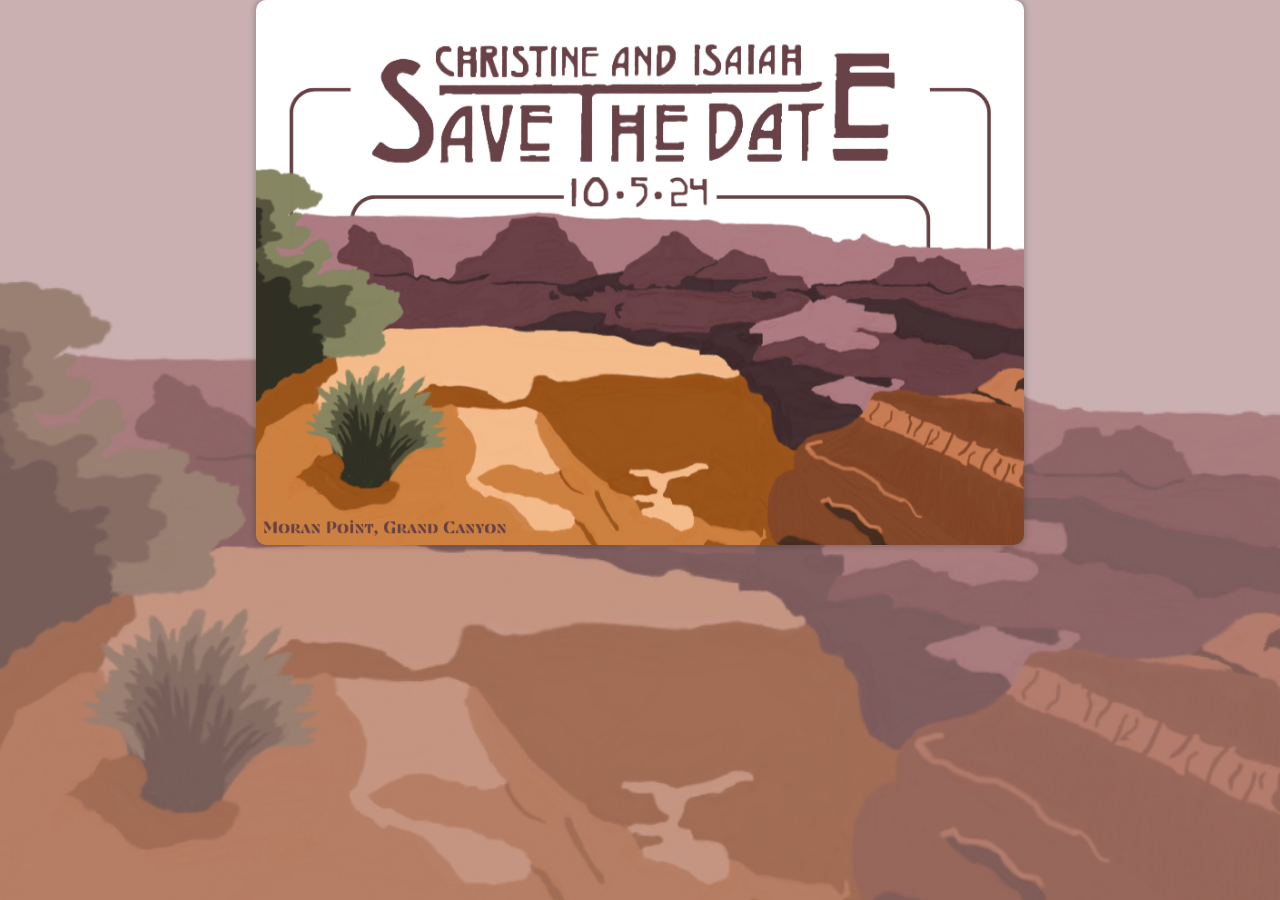
<file: index.html>
<!DOCTYPE html>
<html>
<head>
  <meta charset="utf-8">
  <meta name="viewport" content="width=device-width, initial-scale=1">
  <link rel="stylesheet" type="text/css" href="styles.css">
  <title>Smarper Wedding</title>
  <link rel="icon" type="image/x-icon" href="/imgs/favicon.ico">
</head>
<body>
  <div class="container">
    <input id="card-flip" type="checkbox" />
	<label for="card-flip">
		<div class="card">
			<div class="front"></div>
			<div class="back"></div>
		</div>
	</label>
  </div>
</body>
</html>
</file>
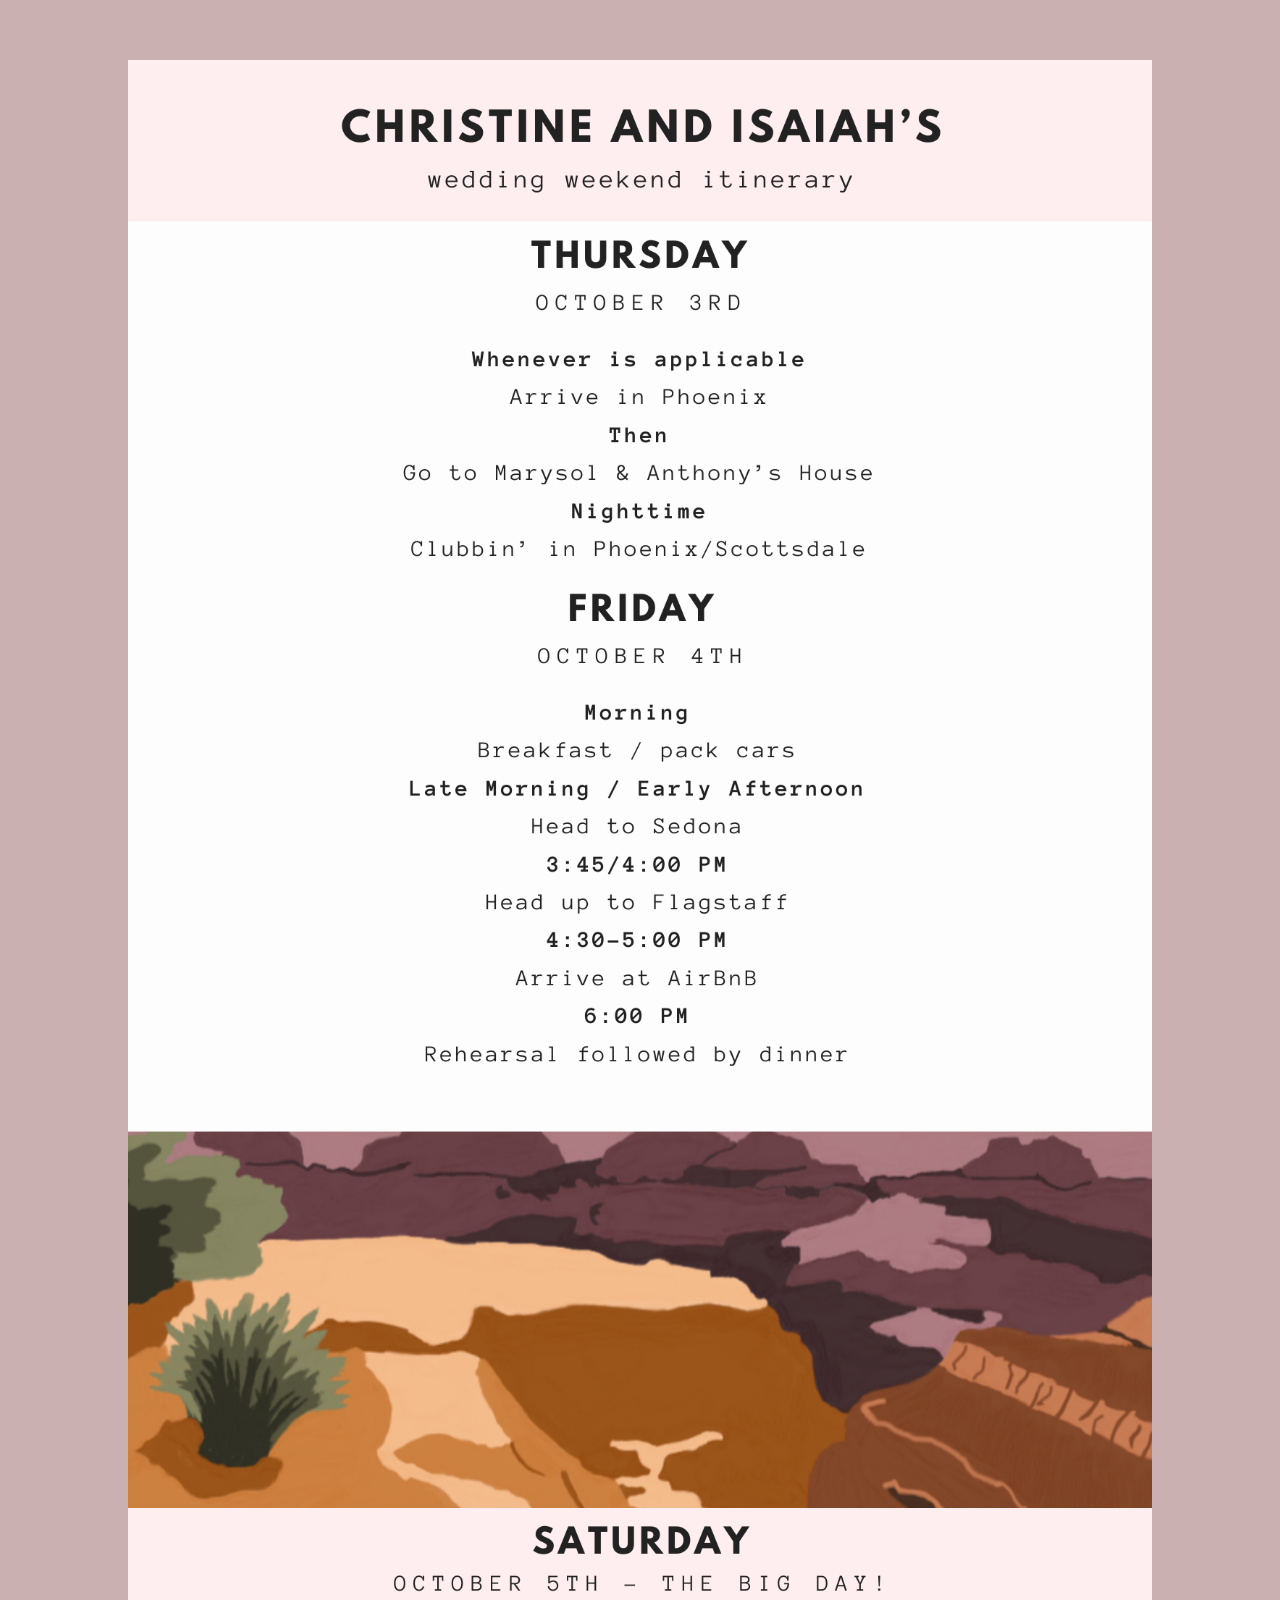
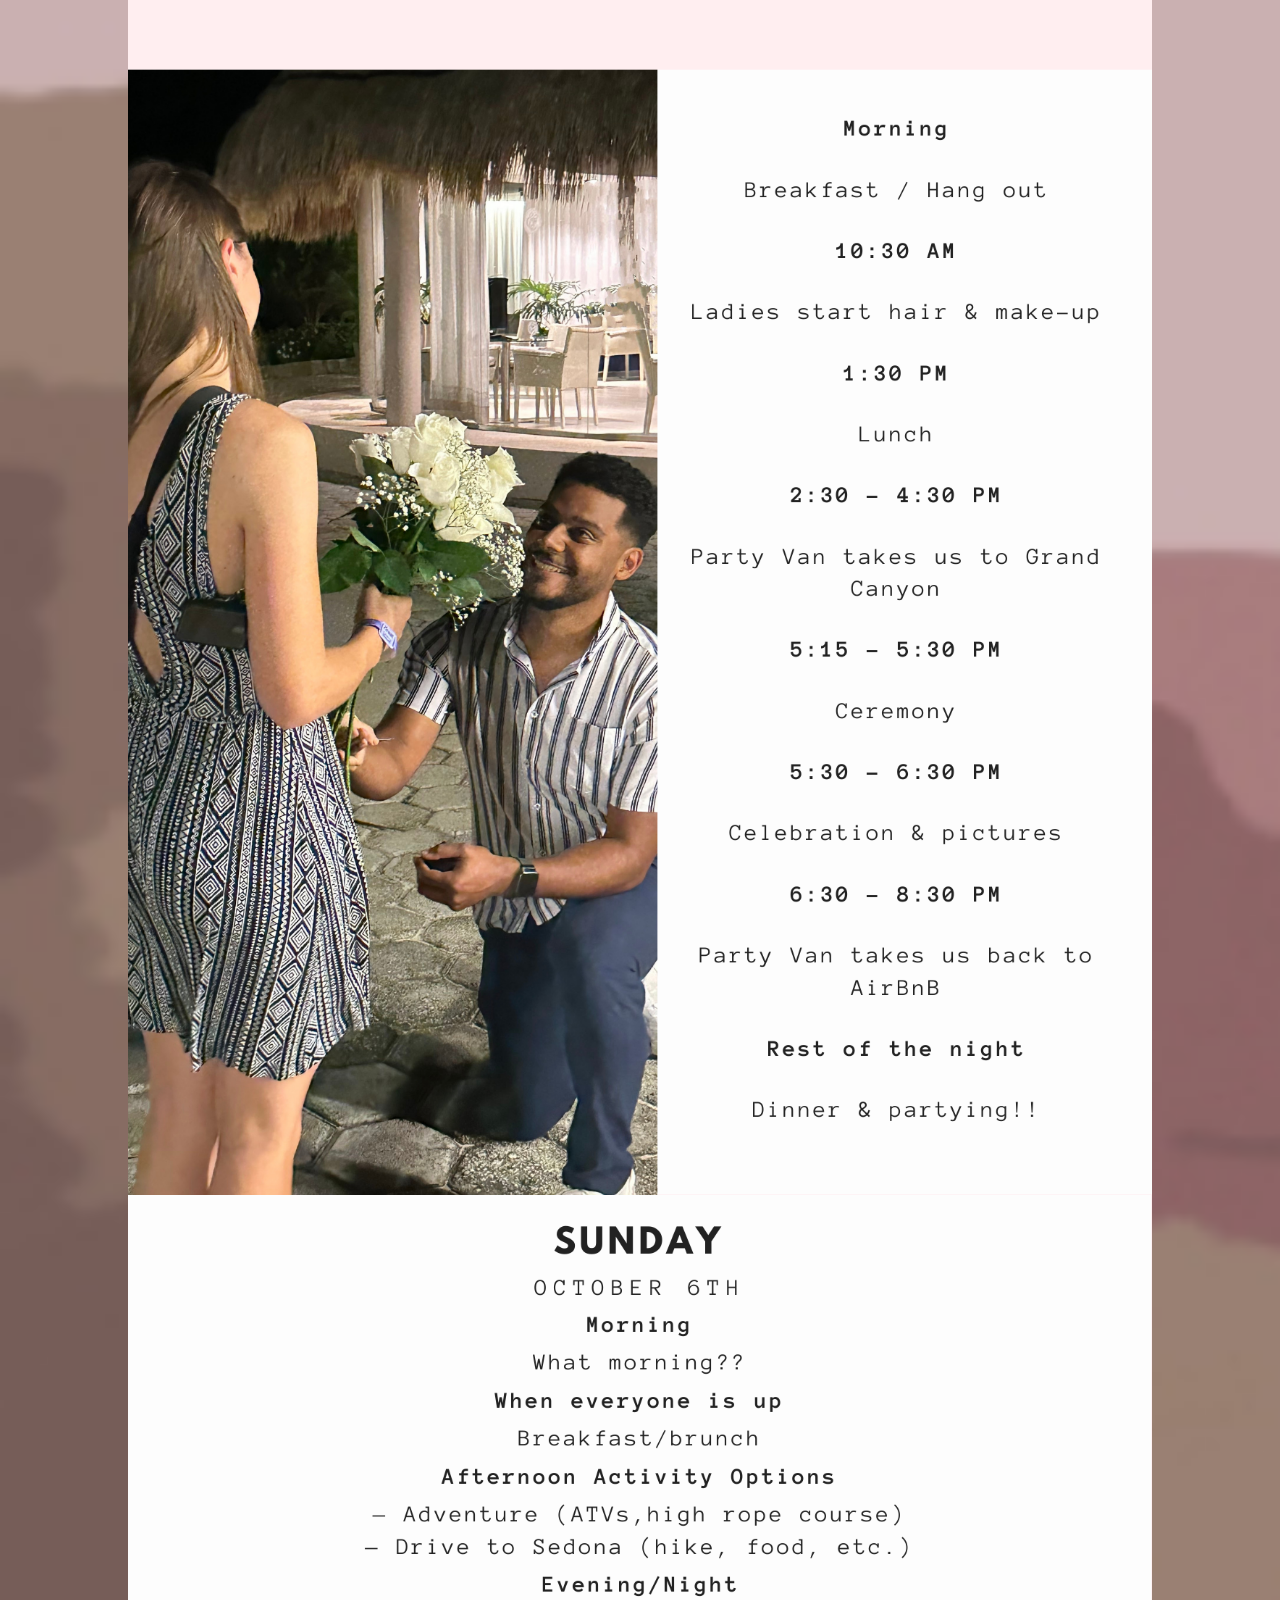
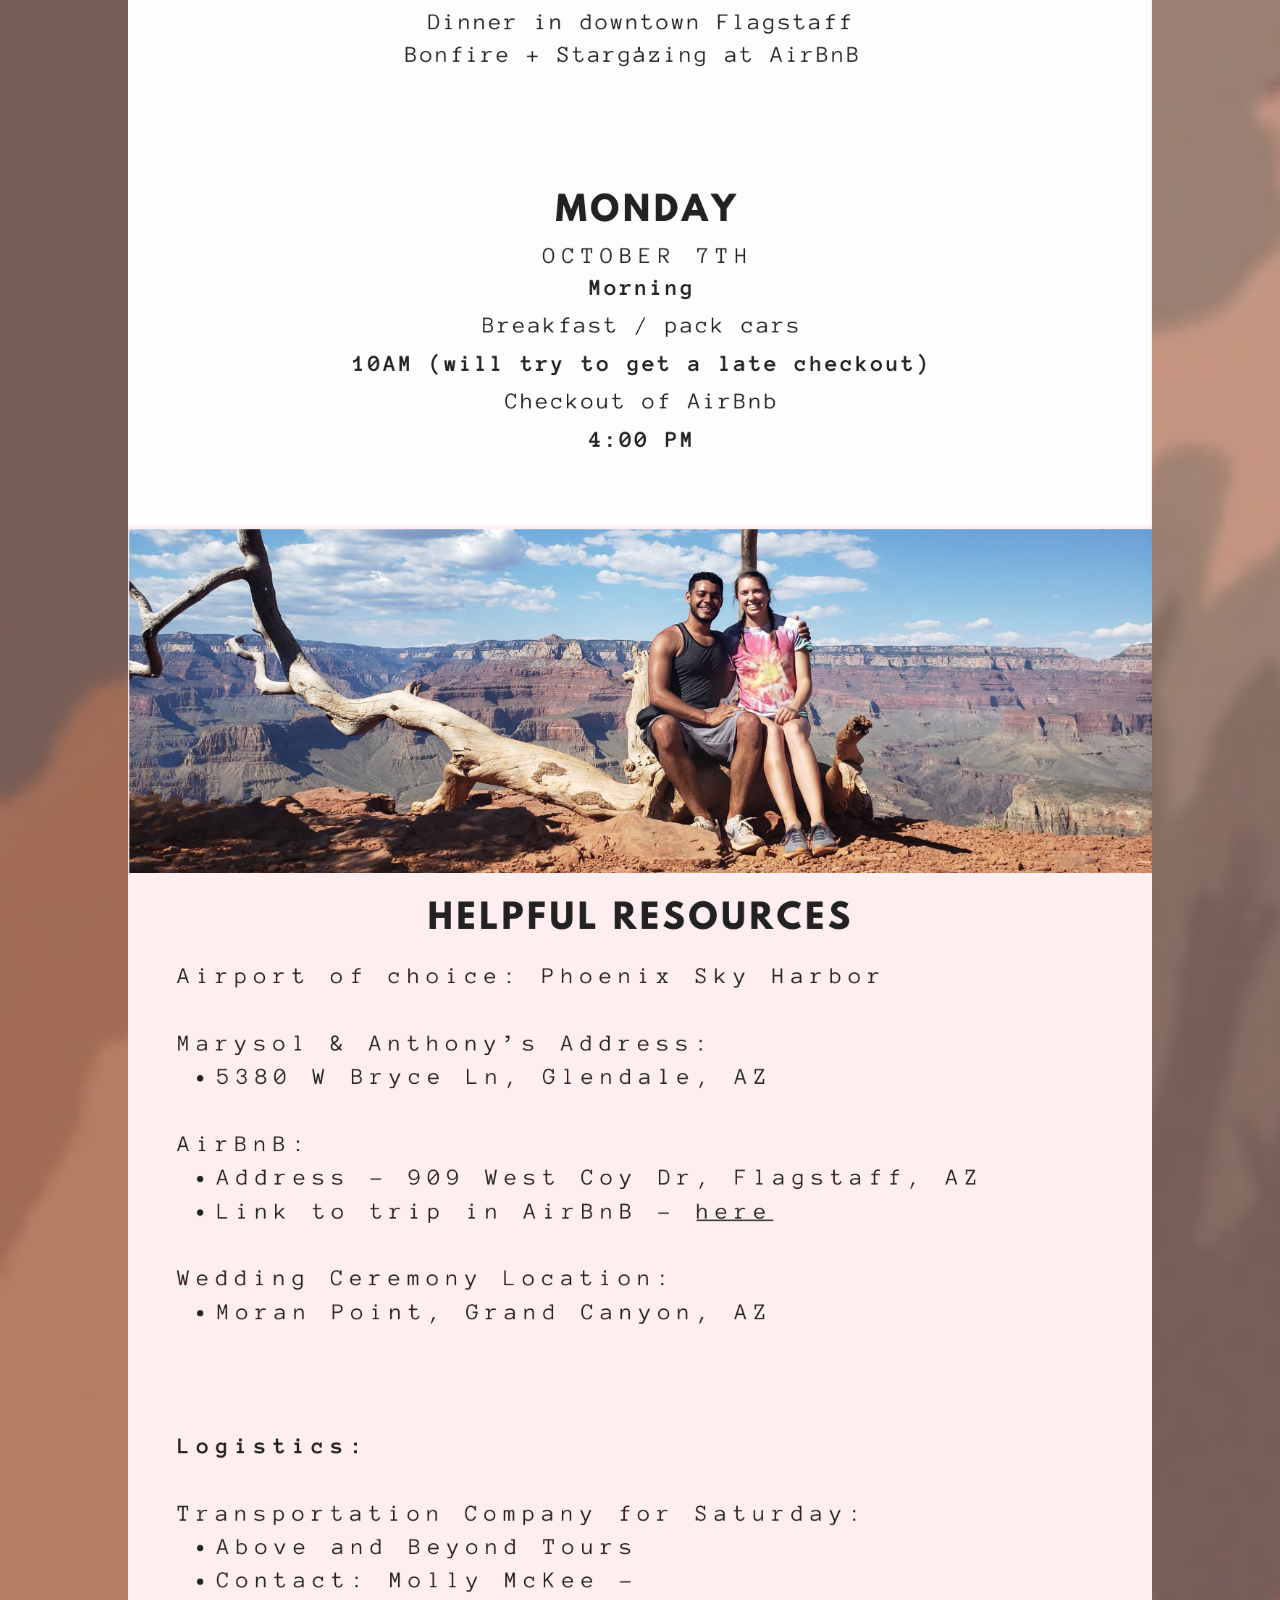
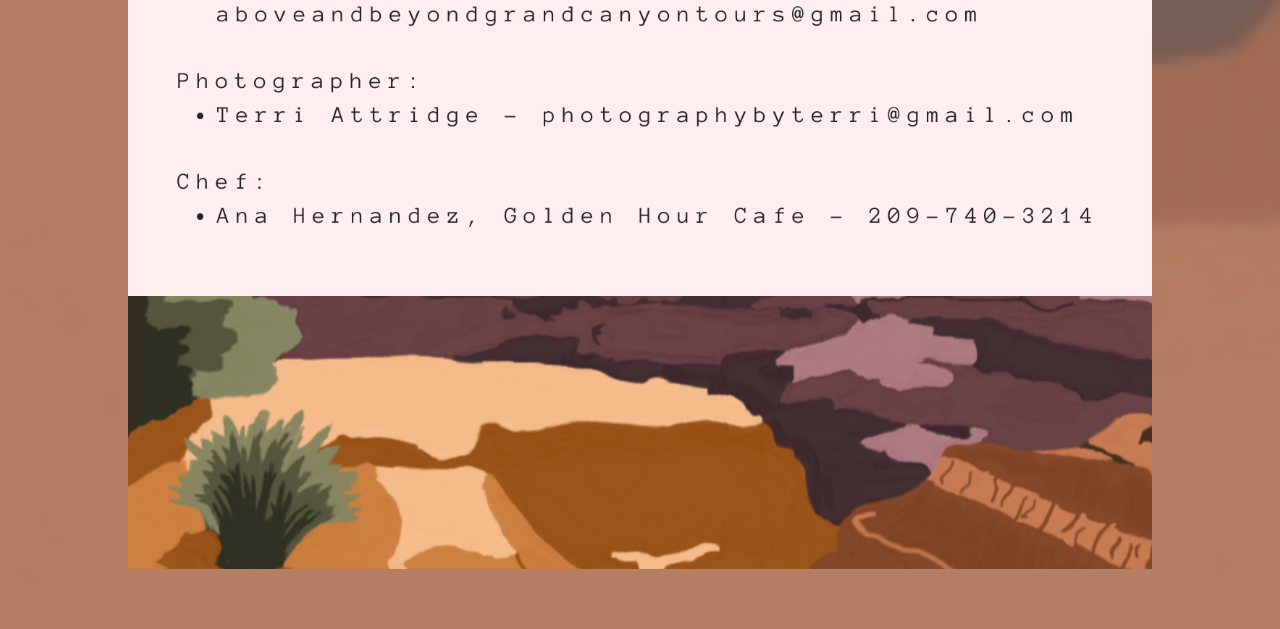
<file: itinerary.html>
<!DOCTYPE html>
<html>
<head>
  <meta charset="utf-8">
  <meta name="viewport" content="width=device-width, initial-scale=1">
  <link rel="stylesheet" type="text/css" href="styles.css">
  <link href="https://cdn.jsdelivr.net/npm/bootstrap@5.3.3/dist/css/bootstrap.min.css" rel="stylesheet" integrity="sha384-QWTKZyjpPEjISv5WaRU9OFeRpok6YctnYmDr5pNlyT2bRjXh0JMhjY6hW+ALEwIH" crossorigin="anonymous">
  <title>Smarper Wedding</title>
  <link rel="icon" type="image/x-icon" href="/imgs/favicon.ico">
</head>
<body>
    <div class="itin-container">
        <div class="img-container">
            <img src="imgs/itin1.png">
        </div>
        <div class="img-container">
            <img src="imgs/itin2.png">
        </div>
        <div class="img-container">
            <img src="imgs/itin3.png">
        </div>
        <div class="img-container">
            <img src="imgs/itin4.png">
        </div>
    </div>
    <script src="https://cdn.jsdelivr.net/npm/bootstrap@5.3.3/dist/js/bootstrap.bundle.min.js" integrity="sha384-YvpcrYf0tY3lHB60NNkmXc5s9fDVZLESaAA55NDzOxhy9GkcIdslK1eN7N6jIeHz" crossorigin="anonymous"></script>
</body>
</html>
</file>
<file: styles.css>
* {
  margin: 0;
  padding: 0;
  box-sizing: border-box;
}

body {
  background: url("imgs/background.jpg");
  background-repeat: no-repeat;
  background-size: cover;
  font-family: Helvetica, sans-serif;
  color: rgb(211, 211, 211);
  display: flex;
  justify-content: center;
  align-items: center;
}

.itin-container {
  margin: 60px 25px 60px 25px;
  width:80vw;
}

.img-container{
  text-align: center;
}

.img-container > img {
  width: 100%;
}

.container {
  width: 60%;
  aspect-ratio: 1.41/1;
  perspective: 800px;
}

@media (max-width: 450px) {
	.container {
		width: 90%;
		aspect-ratio: 1.41/1;
		perspective: 600px;
	}
}

@media (max-width: 800px) {
	.container {
		width: 70%;
		aspect-ratio: 1.41/1;
		perspective: 700px;
	}
}


#card-flip {
    display: none;
}

#card-flip:checked + label > .card {
    transform: rotateY(180deg);
}

.card {
  height: 100%;
  width: 100%;
  position: relative;
  transition: transform 1500ms;
  transform-style: preserve-3d;
}

.front,
.back {
  height: 100%;
  width: 100%;
  background-size: cover;
  border-radius: 10px;
  box-shadow: 0 0 5px 2px rgba(50, 50, 50, 0.25);
  position: absolute;
  backface-visibility: hidden;
}

.front {
  background-image: url("/imgs/1.png");
}

.back {
  background-image: url("/imgs/2.png");
  transform: rotateY(180deg);
  display: flex;
  flex-direction: column;
  justify-content: center;
  align-items: center;
}
</file>
